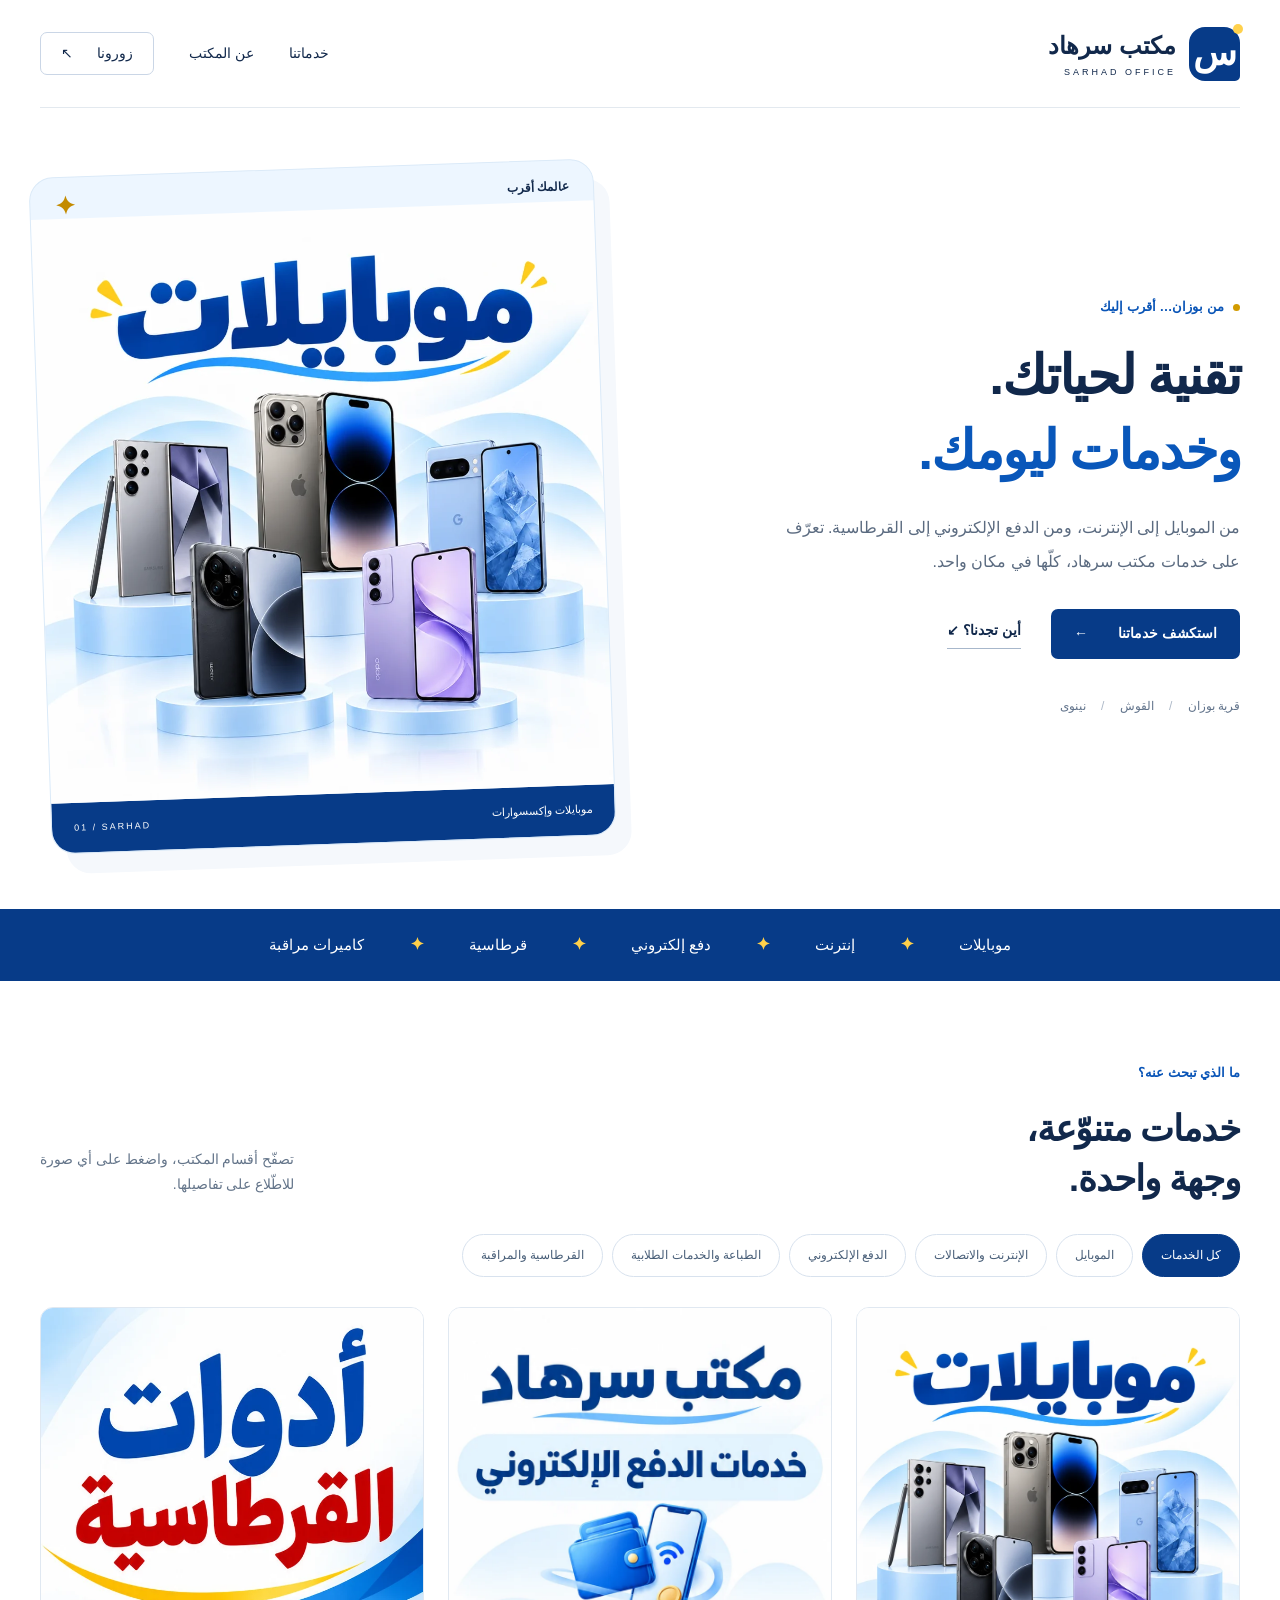
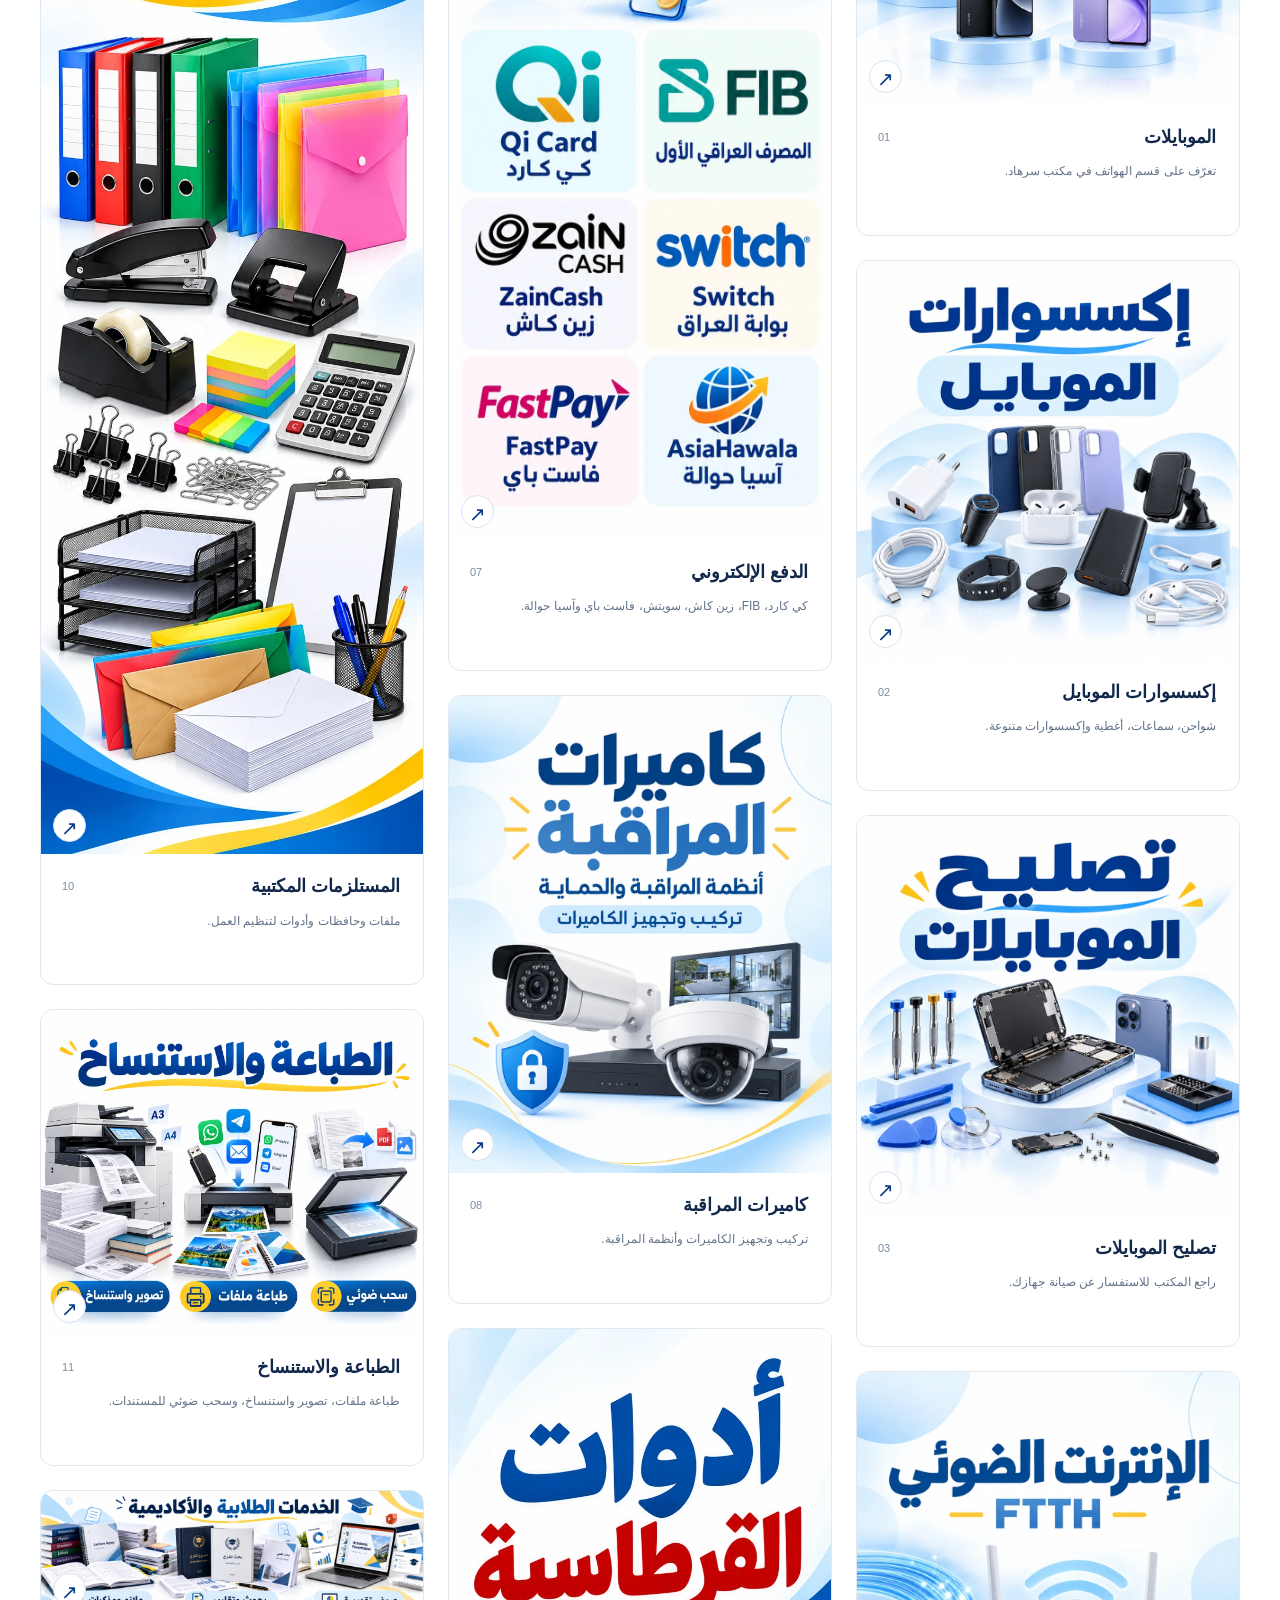
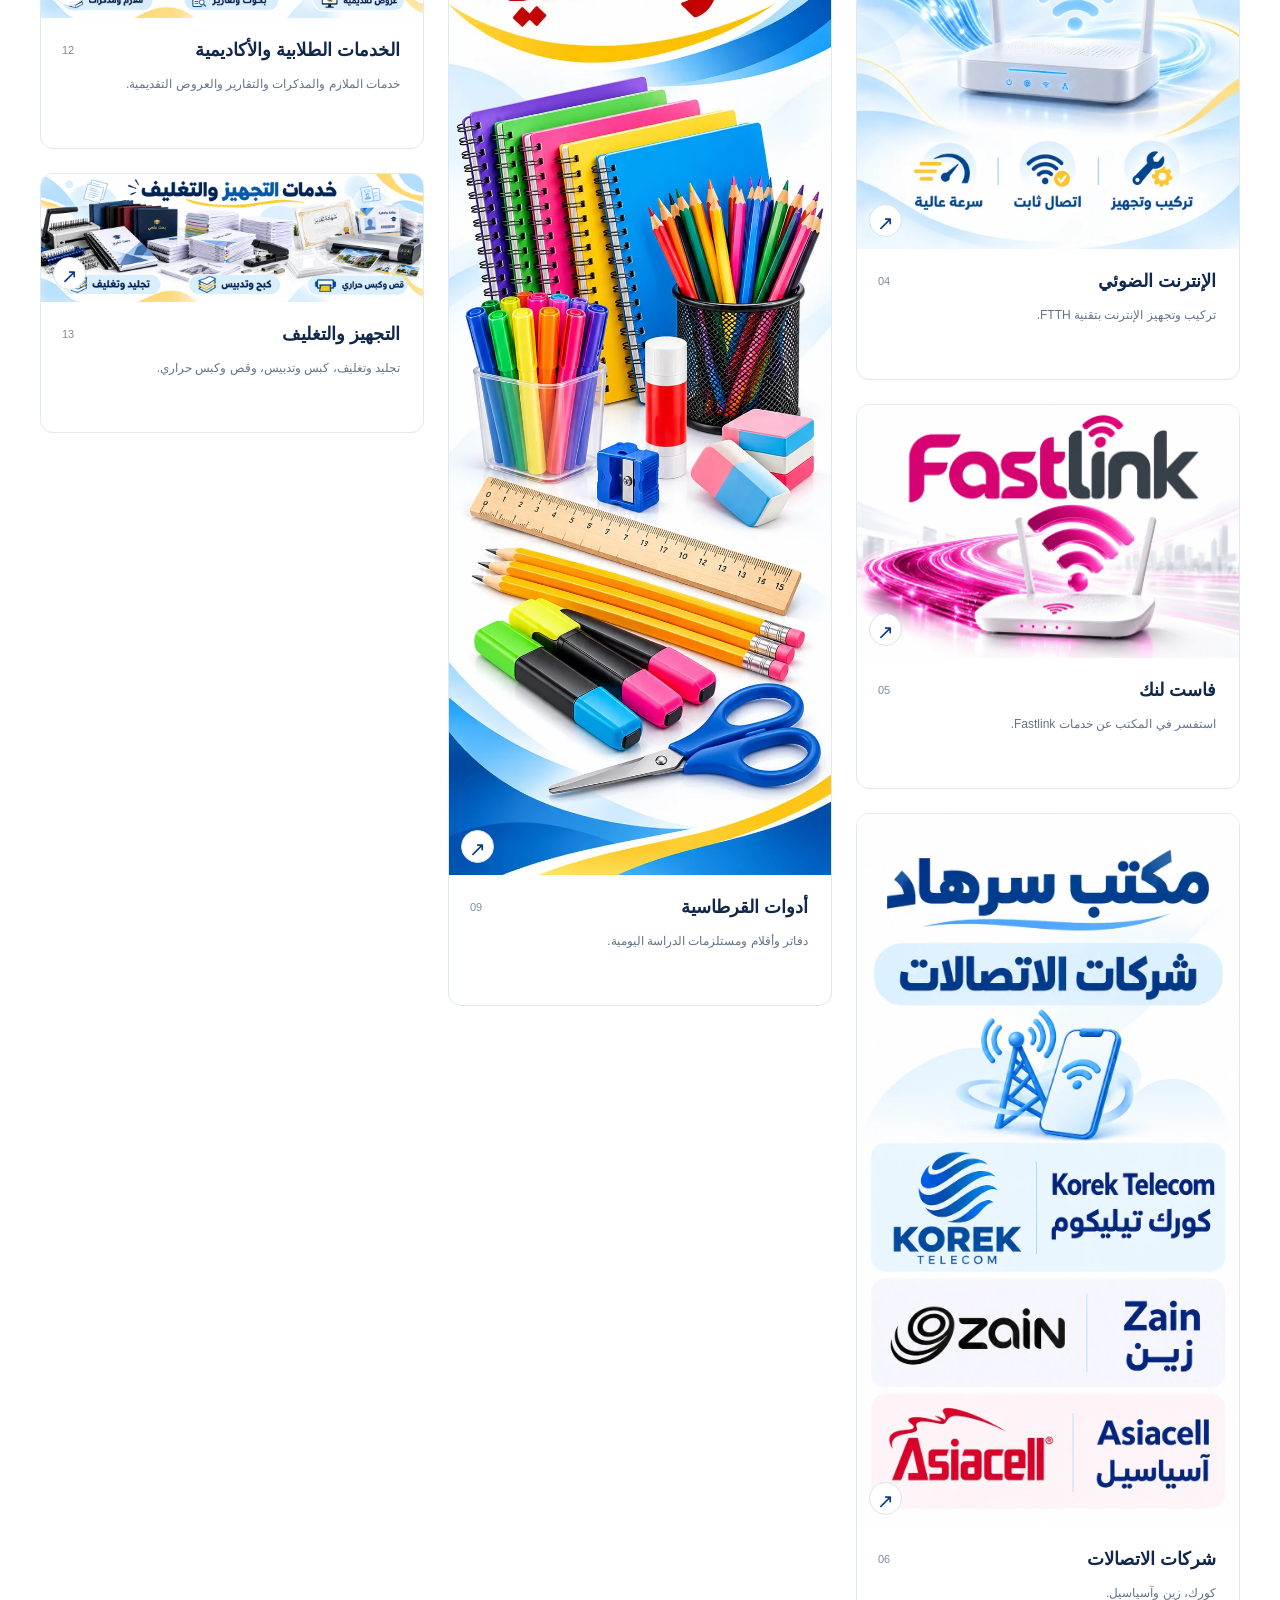
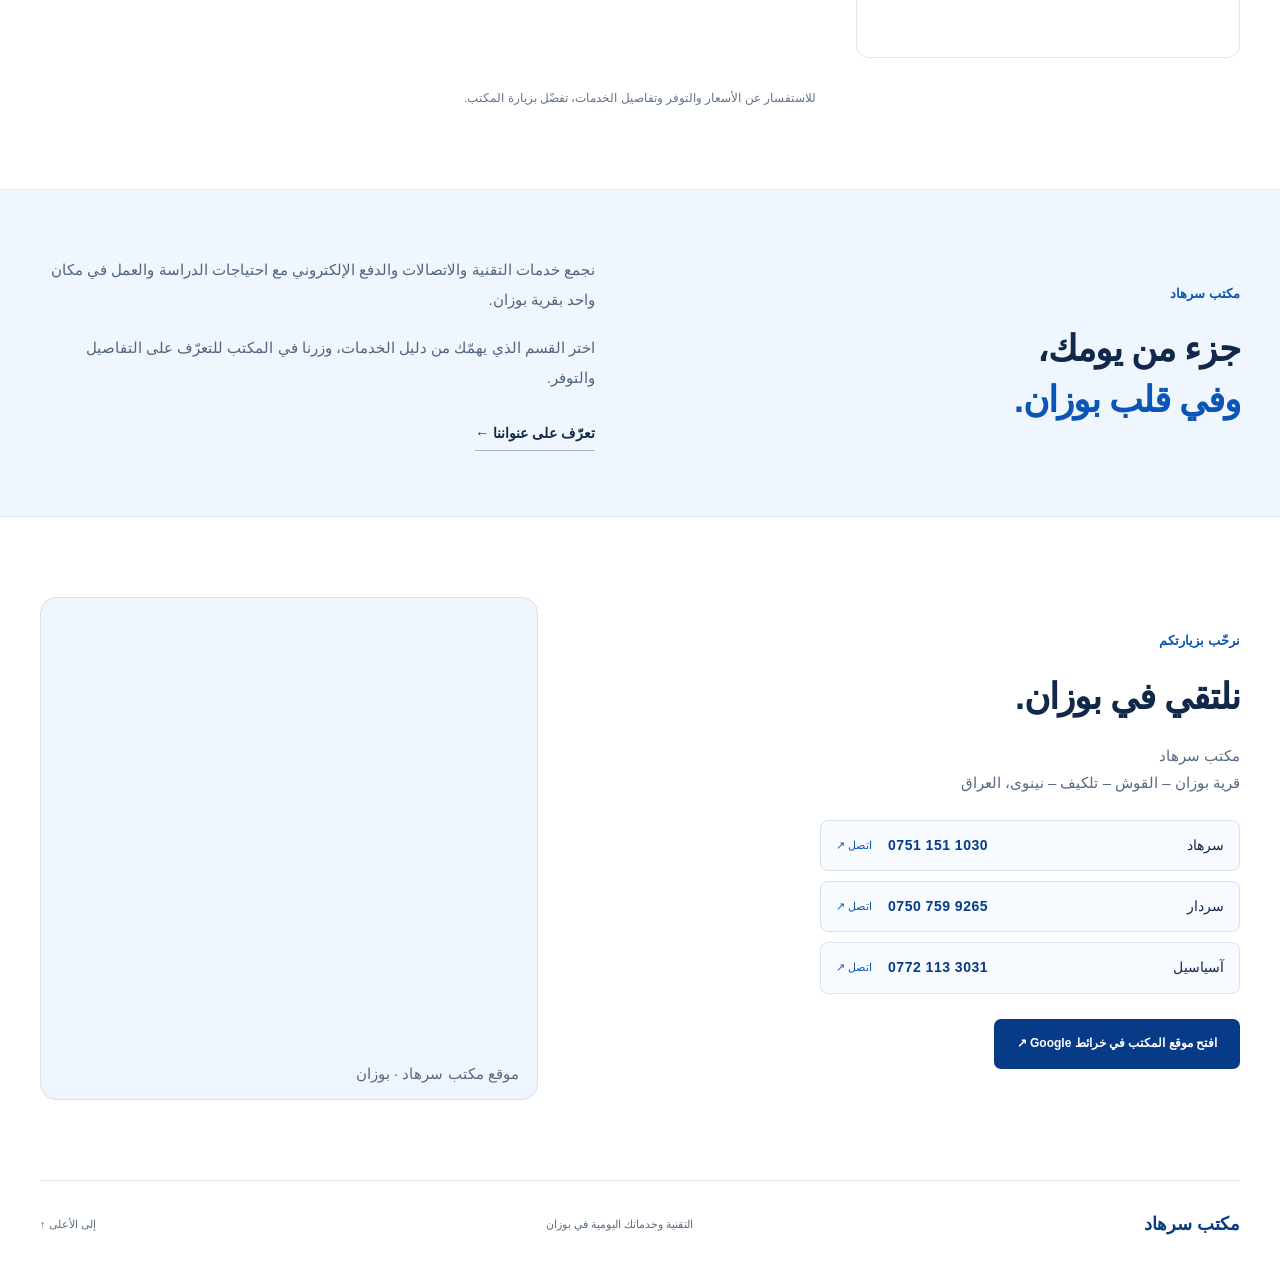
<file: index.html>
<!doctype html>
<html lang="ar" dir="rtl">
<head>
  <meta charset="utf-8">
  <meta name="viewport" content="width=device-width,initial-scale=1">
  <meta name="theme-color" content="#073b88">
  <meta name="description" content="مكتب سرهاد في قرية بوزان، القوش، تلكيف، نينوى. موبايلات وإكسسوارات وصيانة وإنترنت ودفع إلكتروني وقرطاسية وكاميرات مراقبة وطباعة واستنساخ وتجليد وخدمات طلابية.">
  <title>مكتب سرهاد | التقنية وخدماتك اليومية في بوزان</title>
  <link rel="icon" href="./favicon.svg" type="image/svg+xml">
  <link rel="stylesheet" href="./styles.css">
  <script src="./app.js" defer></script>
</head>
<body>
  <a class="skip" href="#main">انتقل إلى المحتوى</a>
  <header class="header">
    <a class="brand" href="#home" aria-label="مكتب سرهاد، الرئيسية"><span class="brand-icon" aria-hidden="true">س<span></span></span><span>مكتب سرهاد<small>SARHAD OFFICE</small></span></a>
    <nav aria-label="القائمة الرئيسية"><a href="#services">خدماتنا</a><a href="#about">عن المكتب</a><a class="nav-visit" href="#visit">زورونا <span aria-hidden="true">↖</span></a></nav>
  </header>
  <main id="main">
    <section class="hero wrap" id="home">
      <div class="hero-copy"><p class="eyebrow"><span></span> من بوزان… أقرب إليك</p><h1>تقنية لحياتك.<br><span>وخدمات ليومك.</span></h1><p class="intro">من الموبايل إلى الإنترنت، ومن الدفع الإلكتروني إلى القرطاسية. تعرّف على خدمات مكتب سرهاد، كلّها في مكان واحد.</p><div class="actions"><a class="button primary" href="#services">استكشف خدماتنا <span aria-hidden="true">←</span></a><a class="text-link" href="#visit">أين تجدنا؟ ↙</a></div><p class="hero-location">قرية بوزان <span> / </span> القوش <span> / </span> نينوى</p></div>
      <div class="hero-art"><span class="art-label">عالمك أقرب <span aria-hidden="true">✦</span></span><img src="./assets/phones.webp" alt="مجموعة موبايلات من الصورة التعريفية للمكتب" width="1000" height="1037" fetchpriority="high"><div class="art-caption"><span>موبايلات وإكسسوارات</span><span dir="ltr">01 / SARHAD</span></div></div>
    </section>
    <div class="ribbon" aria-label="أقسام المكتب"><span>موبايلات</span><b>✦</b><span>إنترنت</span><b>✦</b><span>دفع إلكتروني</span><b>✦</b><span>قرطاسية</span><b>✦</b><span>كاميرات مراقبة</span></div>
    <section class="services wrap" id="services"><div class="section-heading"><div><p class="eyebrow">ما الذي تبحث عنه؟</p><h2>خدمات متنوّعة،<br>وجهة واحدة.</h2></div><p>تصفّح أقسام المكتب، واضغط على أي صورة<br class="desktop-break"> للاطّلاع على تفاصيلها.</p></div>
      <div class="filters" role="group" aria-label="تصفية الخدمات"><button type="button" class="active" aria-pressed="true" data-filter="all">كل الخدمات</button><button type="button" aria-pressed="false" data-filter="mobile">الموبايل</button><button type="button" aria-pressed="false" data-filter="internet">الإنترنت والاتصالات</button><button type="button" aria-pressed="false" data-filter="payment">الدفع الإلكتروني</button><button type="button" aria-pressed="false" data-filter="printing">الطباعة والخدمات الطلابية</button><button type="button" aria-pressed="false" data-filter="other">القرطاسية والمراقبة</button></div>
      <p class="sr-only" id="filter-status" aria-live="polite"></p>
      <div class="service-grid">
        <article class="service-card" data-category="mobile"><button class="image-button" data-image="phones" aria-label="تكبير صورة الموبايلات"><img src="./assets/phones.webp" alt="الموبايلات" width="1000" height="1037" loading="lazy"><span aria-hidden="true">↗</span></button><div class="card-copy"><span class="card-number">01</span><h3>الموبايلات</h3><p>تعرّف على قسم الهواتف في مكتب سرهاد.</p></div></article>
        <article class="service-card" data-category="mobile"><button class="image-button" data-image="accessories" aria-label="تكبير صورة إكسسوارات الموبايل"><img src="./assets/accessories.webp" alt="إكسسوارات الموبايل من شواحن وأغطية وسماعات" width="1000" height="1046" loading="lazy"><span aria-hidden="true">↗</span></button><div class="card-copy"><span class="card-number">02</span><h3>إكسسوارات الموبايل</h3><p>شواحن، سماعات، أغطية وإكسسوارات متنوعة.</p></div></article>
        <article class="service-card" data-category="mobile"><button class="image-button" data-image="repair" aria-label="تكبير صورة تصليح الموبايلات"><img src="./assets/repair.webp" alt="أدوات تصليح الموبايلات وهاتف مفتوح للصيانة" width="1000" height="1046" loading="lazy"><span aria-hidden="true">↗</span></button><div class="card-copy"><span class="card-number">03</span><h3>تصليح الموبايلات</h3><p>راجع المكتب للاستفسار عن صيانة جهازك.</p></div></article>
        <article class="service-card" data-category="internet"><button class="image-button" data-image="fiber" aria-label="تكبير صورة الإنترنت الضوئي"><img src="./assets/fiber.webp" alt="الإنترنت الضوئي FTTH، تركيب وتجهيز" width="1000" height="1250" loading="lazy"><span aria-hidden="true">↗</span></button><div class="card-copy"><span class="card-number">04</span><h3>الإنترنت الضوئي</h3><p>تركيب وتجهيز الإنترنت بتقنية FTTH.</p></div></article>
        <article class="service-card" data-category="internet"><button class="image-button" data-image="fastlink" aria-label="تكبير صورة فاست لنك"><img src="./assets/fastlink.webp?v=2" alt="صورة تعريفية بخدمة Fastlink" width="1542" height="1020" loading="lazy"><span aria-hidden="true">↗</span></button><div class="card-copy"><span class="card-number">05</span><h3>فاست لنك</h3><p>استفسر في المكتب عن خدمات Fastlink.</p></div></article>
        <article class="service-card" data-category="internet"><button class="image-button" data-image="telecom" aria-label="تكبير صورة شركات الاتصالات"><img src="./assets/telecom.webp" alt="شركات الاتصالات: كورك وزين وآسياسيل" width="918" height="1713" loading="lazy"><span aria-hidden="true">↗</span></button><div class="card-copy"><span class="card-number">06</span><h3>شركات الاتصالات</h3><p>كورك، زين وآسياسيل.</p></div></article>
        <article class="service-card" data-category="payment"><button class="image-button" data-image="payments" aria-label="تكبير صورة خدمات الدفع الإلكتروني"><img src="./assets/payments.webp" alt="خدمات الدفع الإلكتروني: كي كارد، FIB، زين كاش، سويتش، فاست باي وآسيا حوالة" width="850" height="1850" loading="lazy"><span aria-hidden="true">↗</span></button><div class="card-copy"><span class="card-number">07</span><h3>الدفع الإلكتروني</h3><p>كي كارد، FIB، زين كاش، سويتش، فاست باي وآسيا حوالة.</p></div></article>
        <article class="service-card" data-category="other"><button class="image-button" data-image="cameras" aria-label="تكبير صورة كاميرات المراقبة"><img src="./assets/cameras.webp" alt="كاميرات المراقبة وأنظمة الحماية" width="1000" height="1250" loading="lazy"><span aria-hidden="true">↗</span></button><div class="card-copy"><span class="card-number">08</span><h3>كاميرات المراقبة</h3><p>تركيب وتجهيز الكاميرات وأنظمة المراقبة.</p></div></article>
        <article class="service-card" data-category="other"><button class="image-button" data-image="stationery" aria-label="تكبير صورة أدوات القرطاسية"><img src="./assets/stationery.webp" alt="دفاتر وأقلام وأدوات قرطاسية" width="724" height="2172" loading="lazy"><span aria-hidden="true">↗</span></button><div class="card-copy"><span class="card-number">09</span><h3>أدوات القرطاسية</h3><p>دفاتر وأقلام ومستلزمات الدراسة اليومية.</p></div></article>
        <article class="service-card" data-category="other"><button class="image-button" data-image="office" aria-label="تكبير صورة المستلزمات المكتبية"><img src="./assets/office.webp" alt="ملفات وحافظات وأدوات مكتبية" width="724" height="2172" loading="lazy"><span aria-hidden="true">↗</span></button><div class="card-copy"><span class="card-number">10</span><h3>المستلزمات المكتبية</h3><p>ملفات وحافظات وأدوات لتنظيم العمل.</p></div></article>
        <article class="service-card" data-category="printing"><button class="image-button" data-image="printing" aria-label="تكبير صورة الطباعة والاستنساخ"><img src="./assets/printing.webp" alt="الطباعة والاستنساخ: تصوير المستندات وطباعة الملفات والسحب الضوئي" width="1361" height="1156" loading="lazy"><span aria-hidden="true">↗</span></button><div class="card-copy"><span class="card-number">11</span><h3>الطباعة والاستنساخ</h3><p>طباعة ملفات، تصوير واستنساخ، وسحب ضوئي للمستندات.</p></div></article>
        <article class="service-card" data-category="printing"><button class="image-button" data-image="academic" aria-label="تكبير صورة الخدمات الطلابية والأكاديمية"><img src="./assets/academic.webp" alt="الخدمات الطلابية والأكاديمية: ملازم ومذكرات وبحوث وتقارير وعروض تقديمية" width="2172" height="724" loading="lazy"><span aria-hidden="true">↗</span></button><div class="card-copy"><span class="card-number">12</span><h3>الخدمات الطلابية والأكاديمية</h3><p>خدمات الملازم والمذكرات والتقارير والعروض التقديمية.</p></div></article>
        <article class="service-card" data-category="printing"><button class="image-button" data-image="binding" aria-label="تكبير صورة خدمات التجهيز والتغليف"><img src="./assets/binding.webp" alt="خدمات التجهيز والتغليف: تجليد وتغليف وكبس وتدبيس وقص وكبس حراري" width="2172" height="724" loading="lazy"><span aria-hidden="true">↗</span></button><div class="card-copy"><span class="card-number">13</span><h3>التجهيز والتغليف</h3><p>تجليد وتغليف، كبس وتدبيس، وقص وكبس حراري.</p></div></article>
      </div>
      <p class="availability">للاستفسار عن الأسعار والتوفر وتفاصيل الخدمات، تفضّل بزيارة المكتب.</p>
    </section>
    <section class="about" id="about"><div class="wrap about-inner"><div><p class="eyebrow">مكتب سرهاد</p><h2>جزء من يومك،<br><span>وفي قلب بوزان.</span></h2></div><div><p>نجمع خدمات التقنية والاتصالات والدفع الإلكتروني مع احتياجات الدراسة والعمل في مكان واحد بقرية بوزان.</p><p>اختر القسم الذي يهمّك من دليل الخدمات، وزرنا في المكتب للتعرّف على التفاصيل والتوفر.</p><a class="text-link" href="#visit">تعرّف على عنواننا ←</a></div></div></section>
    <section class="visit wrap" id="visit"><div><p class="eyebrow">نرحّب بزيارتكم</p><h2>نلتقي في بوزان.</h2><p>مكتب سرهاد<br>قرية بوزان – القوش – تلكيف – نينوى، العراق</p><div class="contact-list" aria-label="أرقام التواصل"><a href="tel:+9647511511030"><span>سرهاد</span><b dir="ltr">0751 151 1030</b><span class="call-label">اتصل ↗</span></a><a href="tel:+9647507599265"><span>سردار</span><b dir="ltr">0750 759 9265</b><span class="call-label">اتصل ↗</span></a><a href="tel:+9647721133031"><span>آسياسيل</span><b dir="ltr">0772 113 3031</b><span class="call-label">اتصل ↗</span></a></div><a class="button primary" id="map-link" href="https://www.google.com/maps?cid=13121566546645726436" target="_blank" rel="noopener noreferrer">افتح موقع المكتب في خرائط Google ↗</a></div><div class="map-panel"><iframe title="موقع مكتب سرهاد على خرائط Google" src="https://www.google.com/maps/embed?pb=!1m18!1m12!1m3!1d199.8477456590218!2d43.12686558812857!3d36.73303285292702!2m3!1f0!2f0!3f0!3m2!1i1024!2i768!4f13.1!3m3!1m2!1s0x400881007b125045%3A0xb6192b40cd77b4e4!2z2YXZg9iq2Kgg2LPYsdmH2KfYryBNYWt0YWIgc2FyaGFk!5e0!3m2!1sen!2siq!4v1792340805994!5m2!1sen!2siq" width="600" height="450" style="border:0" allowfullscreen loading="lazy" referrerpolicy="strict-origin-when-cross-origin"></iframe><p>موقع مكتب سرهاد · بوزان</p></div></section>
  </main>
  <footer class="wrap"><a class="footer-brand" href="#home">مكتب سرهاد</a><p>التقنية وخدماتك اليومية في بوزان</p><a href="#home">إلى الأعلى ↑</a></footer>
  <dialog id="image-dialog" aria-labelledby="dialog-title"><div class="dialog-bar"><h2 id="dialog-title">تفاصيل الخدمة</h2><button id="close-dialog" type="button" autofocus>إغلاق ×</button></div><img id="dialog-image" alt=""><p>صور تعريفية مقدّمة من المكتب. يُرجى الاستفسار عن التوفر والتفاصيل عند الزيارة.</p></dialog>
</body>
</html>
</file>
<file: styles.css>
*{box-sizing:border-box}html{scroll-behavior:smooth;scroll-padding-top:100px}body{margin:0;background:#fff;color:#11284b;font-family:Tahoma,"Segoe UI",Arial,sans-serif;line-height:1.8}a{color:inherit;text-decoration:none}button{font:inherit;cursor:pointer}img{display:block;max-width:100%}button,a{-webkit-tap-highlight-color:transparent}a:focus-visible,button:focus-visible{outline:3px solid #d29900;outline-offset:5px}h1,h2,h3,p{margin:0}h1,h2,h3{line-height:1.4}section{scroll-margin-top:30px}.wrap,.header{width:min(1200px,calc(100% - 80px));margin-inline:auto}.header{display:flex;align-items:center;justify-content:space-between;height:108px;border-bottom:1px solid #e3e9ef}.brand{display:flex;align-items:center;gap:13px;font-size:24px;font-weight:700;line-height:1.4}.brand small{display:block;font-size:9px;letter-spacing:3px;font-weight:500;margin-top:3px}.brand-icon{position:relative;display:grid;place-items:center;background:#073b88;color:white;width:51px;height:54px;border-radius:16px 16px 5px 16px;font-size:36px}.brand-icon span{position:absolute;background:#ffd14d;width:10px;height:10px;border-radius:50%;right:-3px;top:-3px}.header nav{display:flex;align-items:center;gap:35px;font-size:14px}.nav-visit{border:1px solid #cad6e6;padding:8px 20px;border-radius:7px}.nav-visit span{margin-right:20px}.hero{display:grid;grid-template-columns:1fr 1fr;gap:70px;align-items:center;padding-block:60px 64px}.eyebrow{font-size:13px;font-weight:700;color:#0a55b7;margin-bottom:19px;display:flex;align-items:center;gap:9px}.eyebrow>span{width:7px;height:7px;background:#d29b00;border-radius:50%}h1{font-size:clamp(36px,4.2vw,60px);letter-spacing:-2px;font-weight:800}h1>span{color:#0957ba}.intro{font-size:16px;color:#5b6b80;margin-top:23px;max-width:460px;line-height:2.1}.actions{display:flex;align-items:center;gap:30px;margin-top:30px}.button{display:inline-flex;align-items:center;justify-content:center;gap:30px;min-height:50px;padding:12px 23px;border-radius:7px;font-size:14px;font-weight:700;transition:background .2s,transform .2s}.primary{background:#073b88;color:white}.primary:hover{background:#0b55b3;transform:translateY(-2px)}.text-link{font-size:14px;font-weight:700;border-bottom:1px solid #a7b7cb;padding-bottom:4px}.hero-location{font-size:12px;color:#61738b;margin-top:37px}.hero-location span{margin:0 12px;color:#acb8c7}.hero-art{background:#edf6ff;border:1px solid #dbeaf8;border-radius:24px;overflow:hidden;position:relative;transform:rotate(-2deg);box-shadow:15px 20px 0 #f5f8fc}.hero-art>img{width:100%;aspect-ratio:auto;object-fit:contain}.art-label{display:flex;justify-content:space-between;padding:16px 24px 0;font-size:12px;font-weight:700}.art-label span{color:#c38b00;font-size:25px;line-height:1}.art-caption{display:flex;justify-content:space-between;align-items:center;padding:15px 22px;background:#073b88;color:white;font-size:11px}.art-caption span:last-child{font-size:9px;letter-spacing:2px}.ribbon{display:flex;gap:45px;align-items:center;justify-content:center;background:#073b88;color:white;padding:21px 25px;font-size:15px;flex-wrap:wrap}.ribbon b{color:#ffd04a;font-size:17px}.services{padding-block:80px}.section-heading{display:flex;justify-content:space-between;align-items:end;gap:30px}.section-heading h2,h2{font-size:36px;letter-spacing:-1px}.section-heading>p{color:#64758a;font-size:14px;padding-bottom:7px}.filters{display:flex;gap:9px;flex-wrap:wrap;margin:30px 0}.filters button{background:#fff;border:1px solid #d8e2ee;border-radius:25px;padding:8px 18px;font-size:12px;color:#485e78;min-height:43px}.filters button.active{background:#073b88;border-color:#073b88;color:#fff}.service-grid{columns:3;column-gap:24px}.service-card{break-inside:avoid;margin-bottom:24px;border:1px solid #e0e8f1;border-radius:13px;overflow:hidden;background:#fff;transition:box-shadow .2s}.service-card:hover{box-shadow:0 8px 28px #092d6412}.service-card[hidden]{display:none}.image-button{position:relative;border:0;background:#f4f9ff;padding:0;width:100%;display:block}.image-button img{width:100%;height:auto;object-fit:contain;transition:transform .3s}.image-button:hover img{transform:scale(1.03)}.image-button>span{position:absolute;bottom:12px;left:12px;display:grid;place-items:center;width:33px;height:33px;border:1px solid #d8e2ee;background:white;border-radius:50%;font-size:20px;color:#073b88}.card-copy{padding:20px 23px;position:relative;min-height:130px}.card-number{position:absolute;top:23px;left:21px;font-size:11px;color:#7b8ca2;direction:ltr}.card-copy h3{font-size:18px;padding-left:25px;margin-bottom:10px}.card-copy p{font-size:12px;color:#637389;line-height:1.9}.availability{font-size:12px;text-align:center;color:#64758a;padding-top:30px}.about{background:#f0f6fd;border-block:1px solid #e0e9f4;padding:65px 0}.about-inner{display:grid;grid-template-columns:1fr 1fr;gap:90px;align-items:center}.about h2 span{color:#0a55b7}.about-inner>div>p:not(.eyebrow){font-size:15px;color:#51657f;margin-bottom:18px;line-height:2}.about .text-link{display:inline-block;margin-top:10px}.visit{display:grid;grid-template-columns:1.25fr 1fr;gap:80px;align-items:center;padding-block:80px}.visit h2{margin-bottom:20px}.visit>div>p:not(.eyebrow){color:#566a83;font-size:15px}.visit .button{margin-top:25px;gap:10px;font-size:12px}.visit .map-note{font-size:11px!important;margin-top:14px;max-width:380px}.address-art{border-radius:18px;background:#fff7dc;min-height:300px;display:flex;flex-direction:column;align-items:center;justify-content:center;position:relative;overflow:hidden;border:1px solid #eee0b5}.address-art>*{z-index:1}.location-symbol{color:#073b88;font-size:64px;line-height:1.1}.address-art strong{font-size:44px;color:#073b88}.address-art>span:last-of-type{font-size:13px}.address-lines{position:absolute;inset:-100px;background:repeating-linear-gradient(40deg,transparent,transparent 90px,#d2b97630 91px,#d2b97630 93px,transparent 94px);transform:rotate(-12deg);z-index:0}footer{display:flex;justify-content:space-between;align-items:center;gap:20px;border-top:1px solid #dee7f0;padding-block:27px;font-size:11px;color:#5c6d83}.footer-brand{font-size:18px;font-weight:700;color:#073b88}.sr-only{position:absolute;width:1px;height:1px;overflow:hidden;clip-path:inset(50%)}.skip{position:fixed;top:-100px;right:15px;background:white;padding:12px;z-index:10}.skip:focus{top:10px}dialog{width:min(740px,calc(100% - 28px));max-height:92vh;border:0;border-radius:12px;padding:20px;overscroll-behavior:contain}dialog::backdrop{background:#061b39c9}dialog img{margin:auto;max-height:none;object-fit:contain;width:100%;height:auto}.dialog-bar{position:sticky;top:-20px;z-index:2;background:white;padding:12px 0;display:flex;justify-content:space-between;align-items:center;gap:15px;margin-bottom:18px}.dialog-bar h2{font-size:18px}.dialog-bar button{border:1px solid #c8d6e7;border-radius:6px;background:#f3f7fc;color:#073b88;padding:8px 15px;font-size:13px}dialog>p{font-size:11px;color:#60738c;margin-top:14px}body.modal-open{overflow:hidden}@media(max-width:1000px){.hero{gap:30px}.wrap,.header{width:calc(100% - 48px)}h1{font-size:43px}.actions{gap:20px}.hero-art{transform:none}.ribbon{gap:22px}.service-grid{columns:2}.about-inner,.visit{gap:40px}.image-button img{height:auto}}@media(max-width:640px){html{scroll-padding-top:20px}.wrap,.header{width:calc(100% - 36px)}.header{height:86px}.brand{font-size:19px;gap:9px}.brand-icon{width:40px;height:43px;font-size:29px}.brand small{font-size:7px;letter-spacing:2px}.header nav{gap:16px;font-size:11px}.header nav>a:nth-child(2){display:none}.nav-visit{padding:7px 10px}.nav-visit span{margin-right:6px}.hero{grid-template-columns:1fr;gap:35px;padding-block:35px 40px}.eyebrow{font-size:12px;margin-bottom:14px}h1{font-size:43px;letter-spacing:-1px}.intro{font-size:14px;margin-top:18px}.actions{margin-top:24px;gap:24px}.button{font-size:12px;padding:11px 19px;gap:22px}.text-link{font-size:12px}.hero-location{margin-top:25px}.hero-art{max-width:440px;box-shadow:7px 10px 0 #f5f8fc;justify-self:center;width:100%}.hero-art>img{aspect-ratio:auto}.ribbon{gap:14px;font-size:11px;padding:16px}.ribbon b{font-size:12px}.ribbon b:last-of-type{display:none}.services{padding-block:45px}.section-heading{display:block}.section-heading h2,h2{font-size:29px}.section-heading>p{margin-top:15px;font-size:12px}.desktop-break{display:none}.filters{gap:7px;margin:20px 0 24px}.filters button{font-size:11px;padding:7px 12px}.service-grid{columns:1;column-gap:0}.image-button img{height:auto}.card-copy{min-height:115px}.card-copy h3{font-size:19px}.card-copy p{font-size:13px}.availability{font-size:11px}.about{padding:40px 0}.about-inner,.visit{grid-template-columns:1fr;gap:25px}.about-inner>div>p:not(.eyebrow){font-size:13px}.visit{padding-block:45px}.address-art{min-height:220px}footer{flex-wrap:wrap;gap:12px}footer p{order:3;width:100%}dialog{padding:15px}.dialog-bar h2{font-size:15px}}@media(prefers-reduced-motion:reduce){html{scroll-behavior:auto}*{transition:none!important}}

.hero-art>img{height:auto}
.hero-art>img{object-fit:contain;object-position:center}

.contact-list{display:grid;gap:10px;margin-top:24px;max-width:420px}
.contact-list a{display:grid;grid-template-columns:1fr auto auto;align-items:center;gap:16px;padding:12px 15px;border:1px solid #d8e2ee;border-radius:8px;background:#f7faff;font-size:14px}
.contact-list a:hover{background:#edf4ff}
.contact-list b{font-family:"Segoe UI",Arial,sans-serif;letter-spacing:.5px;color:#073b88}
.call-label{font-size:11px;color:#0a55b7}
.map-panel{border:1px solid #d8e2ee;border-radius:16px;overflow:hidden;background:#eef5fd}
.map-panel iframe{display:block;width:100%;height:450px;max-width:100%}
.map-panel p{padding:12px 18px;font-size:12px;color:#51657f}
@media(max-width:640px){.map-panel iframe{height:350px}.contact-list a{font-size:13px;gap:10px}.dialog-bar{top:-15px}.service-card{margin-bottom:18px}}
</file>
